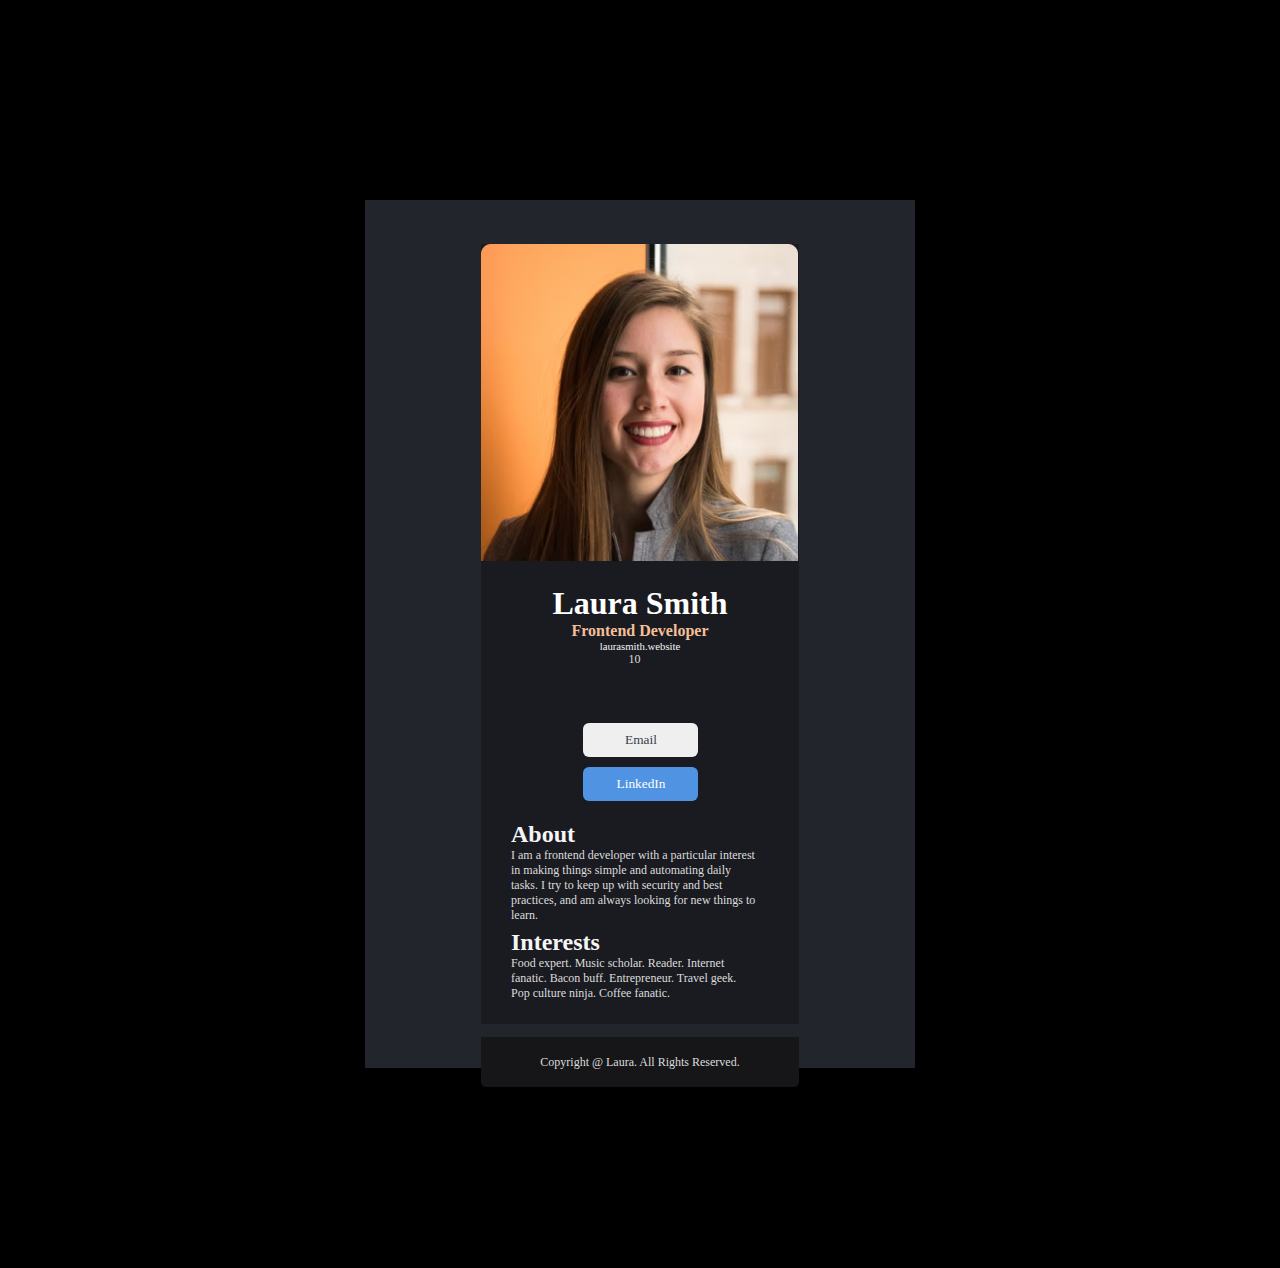
<file: Bussiness card/index.html>
<!DOCTYPE html>
<html lang="en">
  <head>
    <meta charset="UTF-8" />
    <meta name="viewport" content="width=device-width, initial-scale=1.0" />
    <title>Document</title>
    <link rel="stylesheet" href="style.css" />
    <script src="script.js" defer></script>
  </head>

  <body>
    <div class="container">
      <div class="content">
        <div class="head">
          <img src="pic.png" alt="" />
        </div>
        <div class="main">
          <div id="details">
            <h1 id = 'name'>Laura Smith</h1>
            <h4>Frontend Developer</h4>
            <h6>laurasmith.website</h6>
            <p id="add">6</p>
            <button id="email">Email</button><br/>
            <button id="linkdin">LinkedIn</button>
          </div>
          <h2>About</h2>
          <p>
            I am a frontend developer with a particular interest in making
            things simple and automating daily tasks. I try to keep up with
            security and best practices, and am always looking for new things to
            learn.
          </p>
          <h2>Interests</h2>
          <p>
            Food expert. Music scholar. Reader. Internet fanatic. Bacon buff.
            Entrepreneur. Travel geek. Pop culture ninja. Coffee fanatic.
          </p>
        </div>
        <div id="footer">
          <p>Copyright @ Laura. All Rights Reserved.</p>
        </div>
      </div>
    </div>
  </body>

</html>
</file>
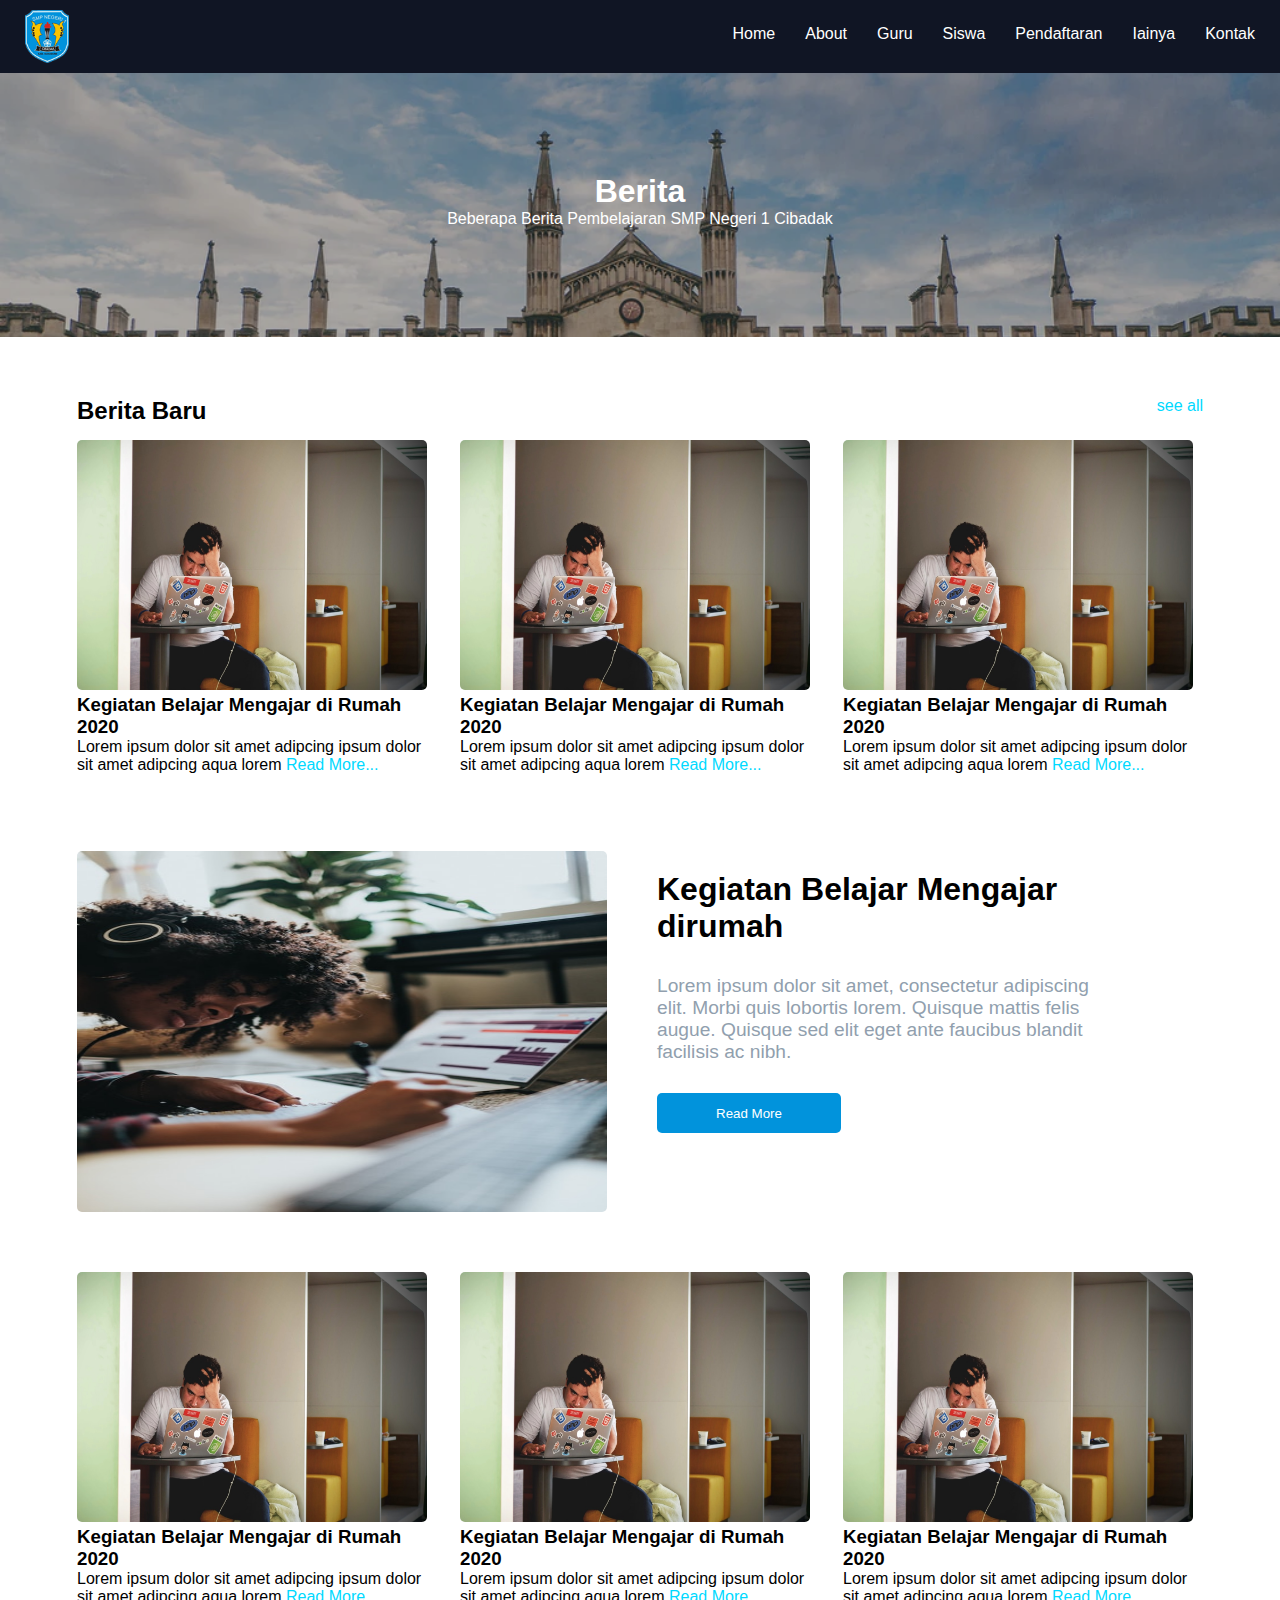
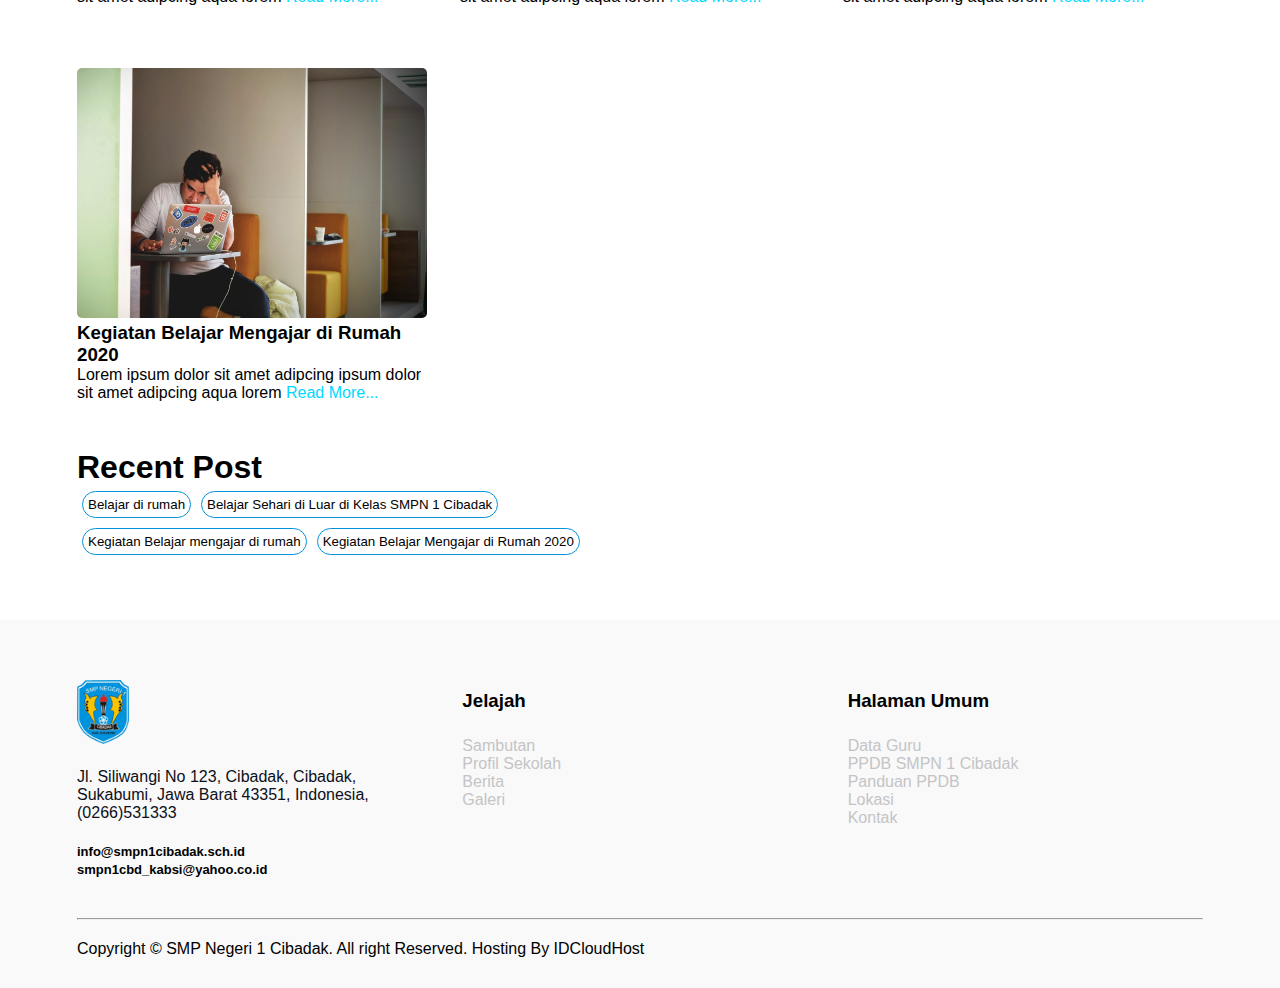
<file: schoolWeb/index.html>
<!DOCTYPE html>
<html lang="en">
  <head>
    <meta charset="UTF-8" />
    <meta name="viewport" content="width=device-width, initial-scale=1.0" />
    <link rel="stylesheet" href="style.css" />
    <title>School website</title>
  </head>
  <body>
    <header>
      <div class="nav">
        <img src="images/logo.png" alt="School logo" />
        <ul>
          <li>Home</li>
          <li>About</li>
          <li>Guru</li>
          <li>Siswa</li>
          <li>Pendaftaran</li>
          <li>Iainya</li>
          <li>Kontak</li>
        </ul>
      </div>
      <div class="unav">
        <h1>Berita</h1>
        <p>Beberapa Berita Pembelajaran SMP Negeri 1 Cibadak</p>
      </div>
    </header>
    <div class="bod">
      <div id="up">
        <h2>Berita Baru</h2>
        <p>see all</p>
      </div>
      <div class="baru">
        <div class="berita">
          <img src="images/baru1.jpeg" alt="a man on a computer" />
          <h3>Kegiatan Belajar Mengajar di Rumah 2020</h3>
          Lorem ipsum dolor sit amet adipcing ipsum dolor sit amet adipcing aqua
          lorem <span id="blue">Read More...</span>
        </div>
        <div class="berita">
          <img src="images/baru1.jpeg" alt="a man on a computer" />
          <h3>Kegiatan Belajar Mengajar di Rumah 2020</h3>
          Lorem ipsum dolor sit amet adipcing ipsum dolor sit amet adipcing aqua
          lorem <span id="blue">Read More...</span>
        </div>
        <div class="berita">
          <img src="images/baru1.jpeg" alt="a man on a computer" />
          <h3>Kegiatan Belajar Mengajar di Rumah 2020</h3>
          Lorem ipsum dolor sit amet adipcing ipsum dolor sit amet adipcing aqua
          lorem <span id="blue">Read More...</span>
        </div>
      </div>
      <div class="dirumah">
        <img src="images/girl.jpeg" alt="a girl in front of a computer" />
        <div id="belajar">
          <h1>Kegiatan Belajar Mengajar dirumah</h1>
          <p>
            Lorem ipsum dolor sit amet, consectetur adipiscing elit. Morbi quis
            lobortis lorem. Quisque mattis felis augue. Quisque sed elit eget
            ante faucibus blandit facilisis ac nibh.
          </p>
          <button>Read More</button>
        </div>
      </div>

      <div class="baru">
        <div class="berita">
          <img src="images/baru1.jpeg" alt="a man on a computer" />
          <h3>Kegiatan Belajar Mengajar di Rumah 2020</h3>
          Lorem ipsum dolor sit amet adipcing ipsum dolor sit amet adipcing aqua
          lorem <span id="blue">Read More...</span>
        </div>
        <div class="berita">
          <img src="images/baru1.jpeg" alt="a man on a computer" />
          <h3>Kegiatan Belajar Mengajar di Rumah 2020</h3>
          Lorem ipsum dolor sit amet adipcing ipsum dolor sit amet adipcing aqua
          lorem <span id="blue">Read More...</span>
        </div>
        <div class="berita">
          <img src="images/baru1.jpeg" alt="a man on a computer" />
          <h3>Kegiatan Belajar Mengajar di Rumah 2020</h3>
          Lorem ipsum dolor sit amet adipcing ipsum dolor sit amet adipcing aqua
          lorem <span id="blue">Read More...</span>
        </div>
      </div>

      <div class="baru">
        <div class="berita">
          <img src="images/baru1.jpeg" alt="a man on a computer" />
          <h3>Kegiatan Belajar Mengajar di Rumah 2020</h3>
          Lorem ipsum dolor sit amet adipcing ipsum dolor sit amet adipcing aqua
          lorem <span id="blue">Read More...</span>
        </div>
      </div>
      <h1>Recent Post</h1>
      <div class="post">
        <button>Belajar di rumah</button>
        <button>Belajar Sehari di Luar di Kelas SMPN 1 Cibadak</button>
      </div>
      <div class="post">
        <button>Kegiatan Belajar mengajar di rumah</button>
        <button>Kegiatan Belajar Mengajar di Rumah 2020</button>
      </div>
    </div>
    <footer>
      <div class="fle">
        <div>
          <img src="images/flogo.png" alt="School logo" />
          <p>
            Jl. Siliwangi No 123, Cibadak, Cibadak, Sukabumi, Jawa Barat 43351,
            Indonesia, (0266)531333
          </p>
          <b>info@smpn1cibadak.sch.id</b>
          <b>smpn1cbd_kabsi@yahoo.co.id</b>
        </div>
        <div>
          <h3>Jelajah</h3>
          <ul>
            <li>Sambutan</li>
            <li>Profil Sekolah</li>
            <li>Berita</li>
            <li>Galeri</li>
          </ul>
        </div>
        <div>
          <h3>Halaman Umum</h3>
          <ul>
            <li>Data Guru</li>
            <li>PPDB SMPN 1 Cibadak</li>
            <li>Panduan PPDB</li>
            <li>Lokasi</li>
            <li>Kontak</li>
          </ul>
        </div>
      </div>
      <hr>
      <p id="copyright">Copyright © SMP Negeri 1 Cibadak. All right Reserved. Hosting By IDCloudHost</p>
    </footer>
  </body>
</html>
</file>
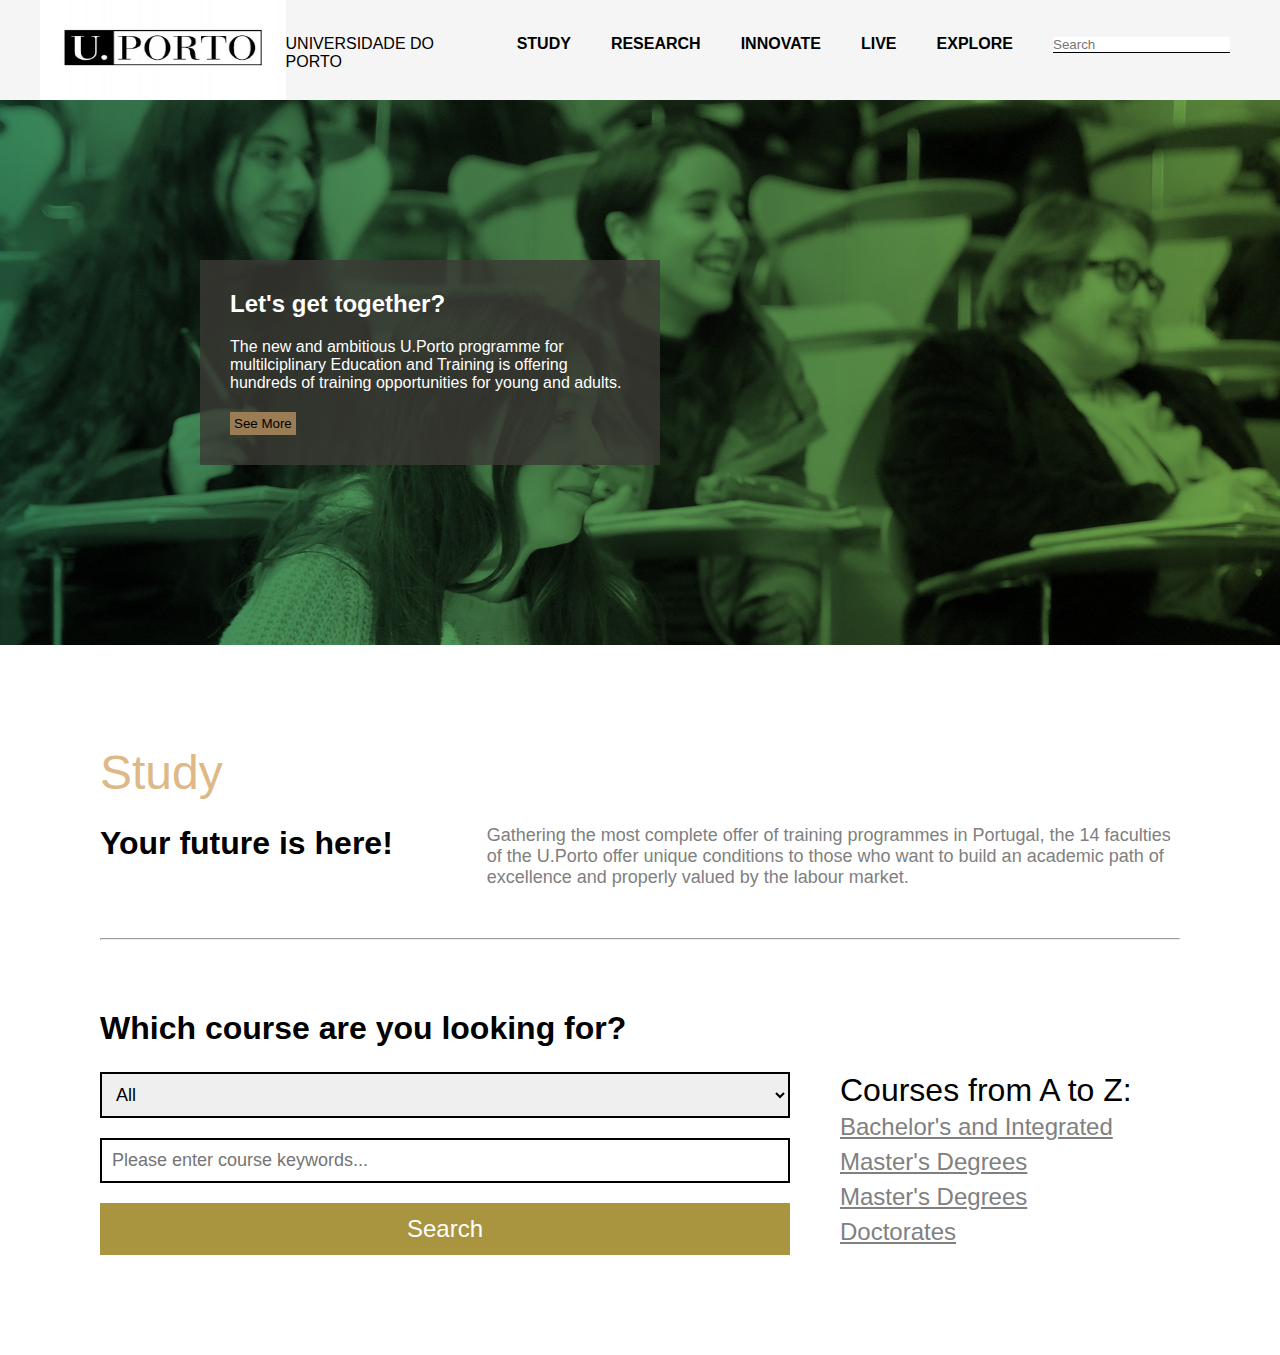
<file: U.Port/index.html>
<!DOCTYPE html>
<html lang="en">
  <head>
    <meta charset="UTF-8" />
    <meta name="viewport" content="width=device-width, initial-scale=1.0" />
    <link rel="stylesheet" href="style.css" />
    <title>Universidade do Porto</title>
  </head>
  <body>
    <!-- <div class="nav">
      <ul>
        <li>About the University</li>
        <li>Faculties</li>
      </ul>
      <ul id="icons">
        <li>📰</li>
        <li>...</li>
        <li></li>
        <li>X</li>
        <li>f</li>
        <li>PT</li>
        <li>EN</li>
      </ul>
    </div> -->
    <header>
      <img src="images/logo.png" alt="Universidade do Porto's logo" />
      <ul>
        <p>UNIVERSIDADE DO PORTO</p>
        <li>STUDY</li>
        <li>RESEARCH</li>
        <li>INNOVATE</li>
        <li>LIVE</li>
        <li>EXPLORE</li>
        <li><input type="text" placeholder="Search" /></li>
      </ul>
    </header>
    <div class="up">
      <div class="upper">
        <h2>Let's get together?</h2>
        <p>
          The new and ambitious U.Porto programme for multilciplinary Education
          and Training is offering hundreds of training opportunities for young
          and adults.
        </p>
        <button>See More</button>
      </div>
    </div>

    <main>
      <h1 id="s">Study</h1>
      <div class="study">
        <h1>Your future is here!</h1>
        <p>
          Gathering the most complete offer of training programmes in Portugal,
          the 14 faculties of the U.Porto offer unique conditions to those who
          want to build an academic path of excellence and properly valued by
          the labour market.
        </p>
      </div>
      <hr />
      <h1 style="margin-top: 70px">Which course are you looking for?</h1>
      <div class="course">
        <form action="">
          <select name="" id="">
            <option value="">All</option>
            <option value="">Bachelor's and Integrated Mster's Degrees</option>
            <option value="">Master's Degrees</option>
            <option value="">Doctorates</option>
          </select>
          <input type="text" placeholder="Please enter course keywords...">
          <input type="submit" value="Search">
        </form>
        <div id="a-z">
            <strong id="uppp">Courses from A to Z:</strong>
            <u>Bachelor's and Integrated</u>
            <u>Master's Degrees</u>
            <u>Master's Degrees</u>
            <u>Doctorates</u>
        </div>
      </div>
    </main>
  </body>
</html>
</file>
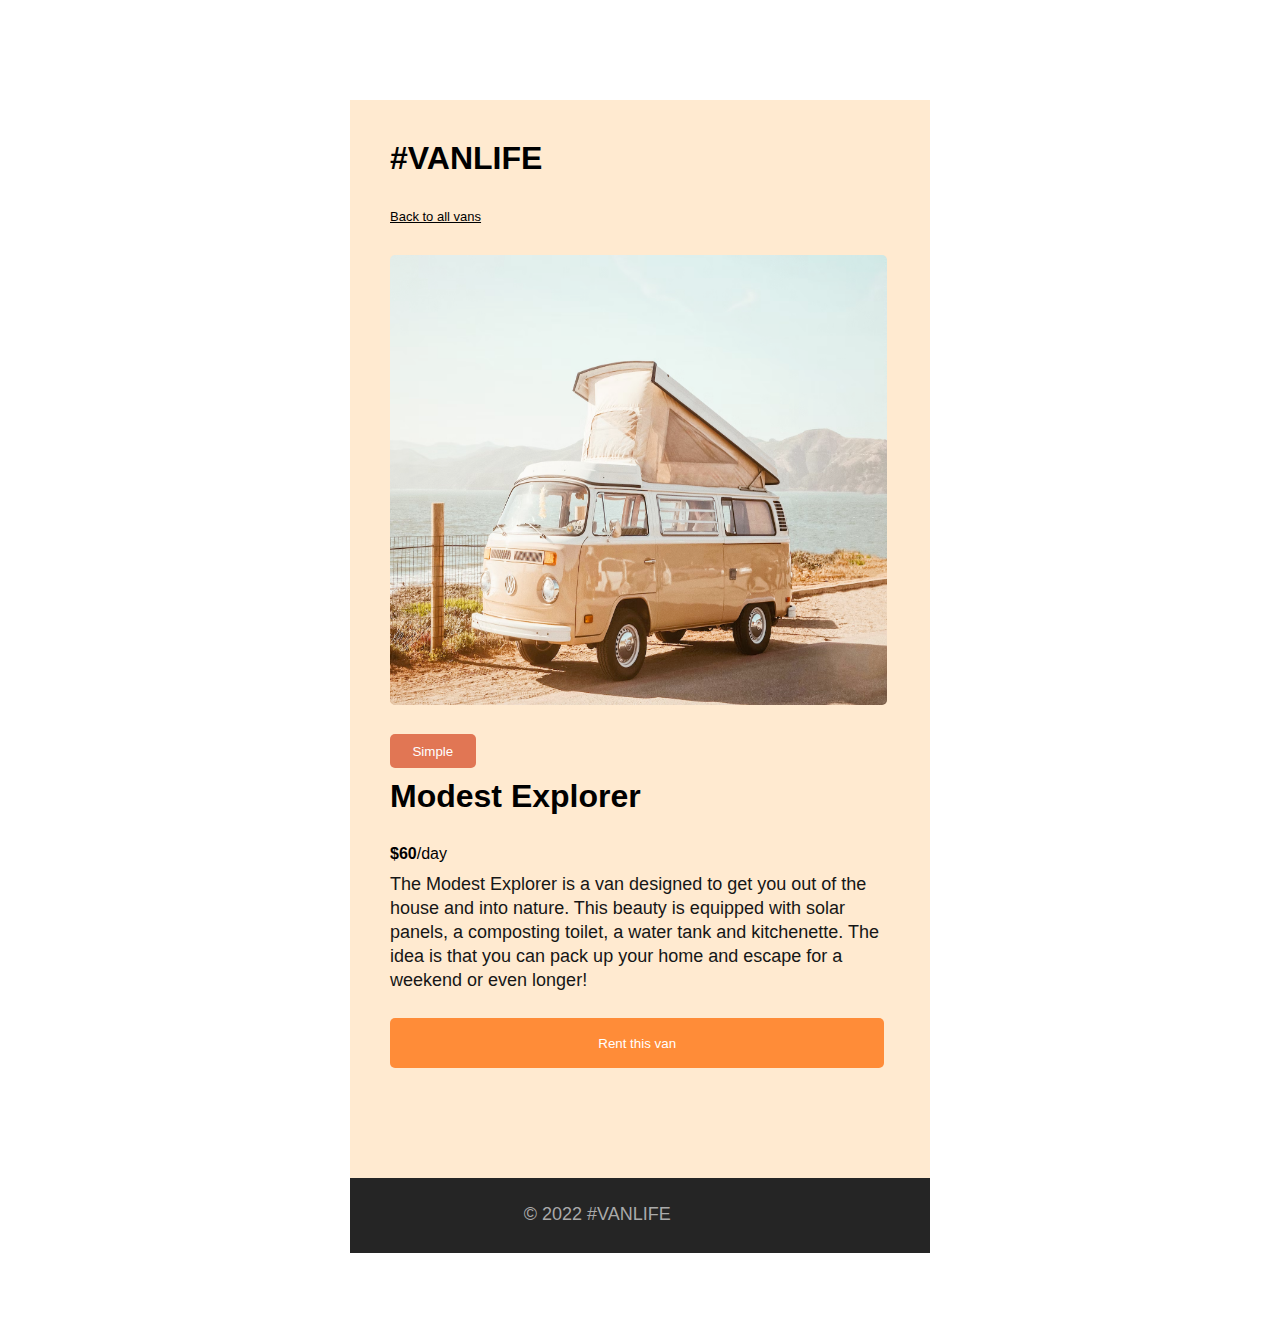
<file: Van life/index.html>
<!DOCTYPE html>
<html lang="en">
  <head>
    <meta charset="UTF-8" />
    <meta name="viewport" content="width=device-width, initial-scale=1.0" />
    <link rel="stylesheet" href="style.css" />
    <title>Document</title>
  </head>
  <body>
    <section class="content">
      <header>
        <h1>#VANLIFE</h1>
        <u>Back to all vans</u>
        <img src="bus.png" alt="a bus passing by the lake" />
        <button>Simple</button>
      </header>
      <h1>Modest Explorer</h1>
      <strong>$60</strong>/day
      <p>
        The Modest Explorer is a van designed to get you out of the house and
        into nature. This beauty is equipped with solar panels, a composting
        toilet, a water tank and kitchenette. The idea is that you can pack up
        your home and escape for a weekend or even longer!
      </p>
      <button id="rent">Rent this van</button>

      <footer>
        <p>© 2022 #VANLIFE</p>
      </footer>
    </section>
  </body>
</html>
</file>
<file: Bussiness card/style.css>
*{
    margin: 0px;
    color: white;
}
body{
    background-color: black;
}
.container{
    margin: 200px auto;
    background-color: #23252c;
    width: 550px;
    height: 868px;
}
.content{
    position: relative;
    top: 44px;
    margin: auto;
    background-color: rgba(26, 27, 33, 1);
    width: 318px;
    height: 780px;
    font-family: 'calibri';
}
img{
    width: 317px;
    height: 317px;
}
.main{
    padding: 20px 30px;
}
.main #details{
    text-align: center;
}
h2{
    color: rgba(245, 245, 245, 1);
    margin-top: 20px;
}
h4{
    color: rgba(243, 191, 153, 1);
}
h6{
    color: rgba(245, 245, 245, 1);
    font-weight: 300;
}
button{
    padding: 9px 11px 9px 13px;
    width: 115px;
    height: 34px;
    font-family: 'inter';
    color: rgba(55, 65, 81, 1);
    border-radius: 6px;
    border: none;
    margin-top: 10px;
}
#linkdin{
    background-color: rgba(80, 147, 226, 1);
    color: white;
}
p{
    width: 247px;
    height: 61px;
    font-family: 'inter';
    font-size: 12px;
    color: rgba(220, 220, 220, 1);
}
#footer{
    width: 318px;
    height: 50px;
    background-color: rgba(22, 22, 25, 1);
    text-align: center;
    color: white;
    border-radius: 0px 0px 5px 5px;
}
#footer p{
    margin: auto;
    padding-top: 18px;
}
</file>
<file: schoolWeb/style.css>
*{
    margin: 0px;
    padding: 0px;
    font-family: Arial, Helvetica, sans-serif;
}
.bod,
footer{
    padding: 60px 77px;
    /* margin */
}
header{
    background-image: url('images/headerBackground.png');
    background-repeat: no-repeat;
    background-size: 100%;
    color: white;
    width: 100%;
}
.nav{
    background-color: #101524;
    padding: 10px 25px;
    display: flex;
    justify-content: space-between;
}
.nav img{
    height: 53px;
    width: 44px;
}
.nav ul{
    display: flex;
    padding-top: 15px;
    gap: 30px;
    list-style-type: none;
}
.unav{
    background-color: rgb(0, 0, 0,0.3);
    height: 264px;
    text-align: center;
}
.unav h1{
    padding-top: 100px;
}
.baru{
    display: flex;
    gap: 30px;
    margin-top: 15px;
}
.berita{
    width: 353px;
    height: 381px;
}
.berita img{
    width: 350px;
    height: 250px;
    border-radius: 5px;
}
#blue{
    color: rgb(0, 217, 255);
}
#up{
    display: flex;
    justify-content: space-between;
}
#up p{
    color: rgb(0, 217, 255);
}
.dirumah{
    display: flex;
    gap: 50px;
    margin-top: 30px;
    margin-bottom: 60px;
}
.dirumah img{
    width: 530px;
    height: 361px;
    border-radius: 5px;
}
#belajar{
    margin-top: 20px;
    width: 450px;
}
#belajar p{
    margin: 30px 0px;
    color: rgba(145, 159, 174, 1);
    font-size: larger;
}
#belajar button{
    width: 184px;
    height: 40px;
    background-color: rgba(1, 147, 220, 1);
    border: none;
    border-radius: 5px;
    color: white;
}
.post{
    display: flex;
}
.post button{
    width: fit-content;
    background-color: transparent;
    padding: 5px;
    border: 1px solid rgba(1, 147, 220, 1);
    border-radius: 50px;
    margin: 5px;
}
footer{
    background-color: rgba(249, 249, 249, 1);
}
.fle{
    display: grid;
    grid-template-columns: 1fr 1fr 1fr;
    gap: 30px;
}
.fle img{
    height: 64px;
    width: 52px;
}
.fle h3{
    margin-top: 10px;
}
.fle ul{
    list-style: none;
    color: rgb(196, 196, 198);
    margin-top: 25px;
}
.fle p{
    margin: 20px 0px;
    color: rgba(12, 16, 26, 1);
}
.fle b{
    font-size: small;
}
hr{
    margin-top: 40px;
}

#copyright{
    margin-bottom: -30px;
    margin-top: 20px;
}
</file>
<file: U.Port/style.css>
*{
    margin: 0px;
    padding: 0px;
    font-family: Arial, Helvetica, sans-serif;
}
.nav{
    display: flex;
    justify-content: space-between;
    padding: 10px;
    margin: 0px 20px;
    gap: 100px;
}
.nav ul{
    display: flex;
    list-style: none;
}
header{
    position: fixed;
    display: flex;
    height: 100px;
    background-color: whitesmoke;
    margin-bottom: 200px;
}
header img{
    margin-left: 40px;
    width: 250px;
}
header ul{
    display: flex;
    list-style: none;
    gap: 40px;
    margin-top: 35px;
}
header ul li{
    font-weight: 600;
}
header ul li input{
    border: none;
    border-bottom: 1px solid black;
    margin-right: 50px;
}
/* header */
.up{
    background-image: url('images/img1.jpg');
    background-size: cover;
    padding: 260px 200px 180px;
}
.upper{
    background-color: rgba(59, 57, 53, 0.8);
    padding: 30px;
    width: 400px;
    color: white;
    align-items: start;
}
.upper p{
    margin: 20px 0px;
}
.upper button{
    padding: 4px;
    background-color: rgb(154, 124, 85);
    border: none;
}
main{
    margin: 100px;
}
#s{
    font-weight: 100;
    font-family: Arial, Helvetica, sans-serif;
    font-size: xxx-large;
    color: burlywood;
}
.study{
    display: flex;
    justify-content: space-between;
    margin: 25px 0px 50px;
}
.study h1{
    width: 1000px;
}
.study p{
    font-size: large;
    color: gray;
}
.course{
    display: flex;
    justify-content: space-between;
}
.course form,
.course #a-z{
    margin-top: 25px;
    display: flex;
    flex-direction: column;
}
.course form{
    gap: 20px;
}
.course form select,
.course form input{
    border: 2px solid black;
    padding: 10px;
    width: 690px;
    font-size: large;
}
.course form input[type='text']{
    width: 666px;
}
.course form input[type = 'submit']{
    background-color: rgb(169, 148, 64);
    border: 2px solid rgb(169, 148, 64);
    font-size: x-large;
    color: white;
}
.course form input[type = 'submit']:hover{
    background-color: white;
    color: rgb(169, 148, 64);
}
.course #a-z #uppp{
    font-size: xx-large;
    font-weight: 200;
}
.course #a-z u{
    width: 340px;
    line-height: 35px;
    font-weight: 100;
    color: gray;
    font-size: x-large;
}
</file>
<file: Van life/style.css>
*{
    margin: 0px;
}
.content{
    margin: 100px auto;
    width: 500px;
    height: 1000px;
    background-color: rgba(255, 234, 208, 1);
    padding: 40px;
    font-family: Arial, Helvetica, sans-serif;
}
h1{
    font-weight: 900;
    margin-bottom: 30px;
}
u{
    font-size: small;
}
img{
    width: 497.32px;
    height: 450.35px;
    border-radius: 5px;
    margin-top: 30px;
}
button{
    margin: 25px 0px 10px;
    padding: 5px 10px;
    width: 85.71px;
    height: 33.89px;
    color: white;
    border: none;
    border-radius: 5px;
    background-color: rgba(225, 118, 84, 1);
}
#rent{
    width: 494.33px;
    height: 49.83px;
    border: 4.98px;
    background-color: rgba(255, 140, 56, 1);
}
p{
    margin-top: 10px;
    width: 494.33px;
    height: 120px;
    font-weight: 500;
    font-size: 18px;
    line-height: 23.92px;
    color: rgba(22, 22, 22, 1);
}
footer{
    margin: 100px -40px 0px;
    width: 580px;
    height: 74.75px;
    background-color: rgba(37, 37, 37, 1);
}
footer p{
    padding-top: 25px;
    text-align: center;
    color: rgba(170, 170, 170, 1);
}
</file>
